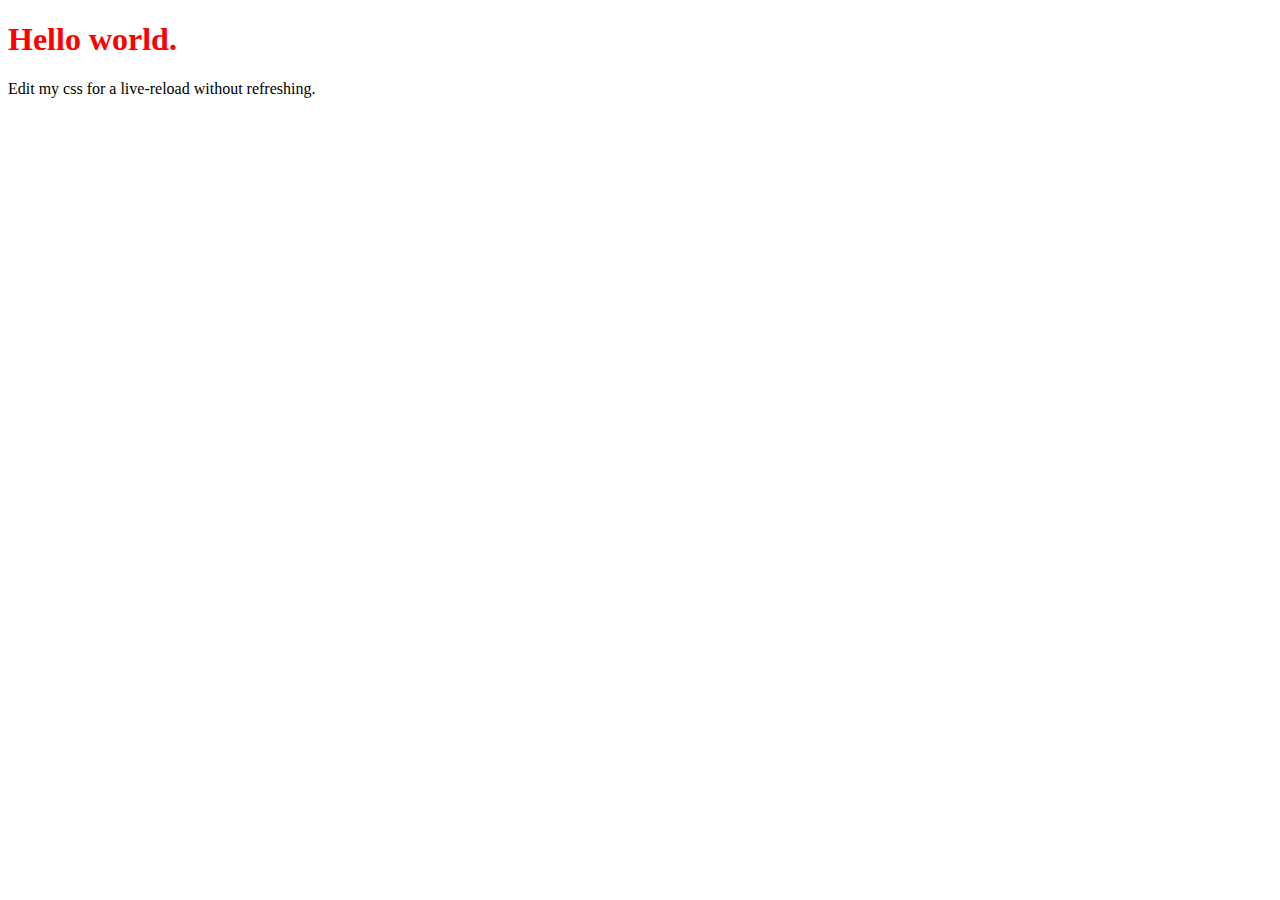
<file: FrontEnd/node_modules/live-server/test/data/index.html>
<!DOCTYPE html>
<html lang="en">
<head>
	<meta charset="UTF-8">
	<title>Live-server Test Page</title>
	<link rel="stylesheet" href="style.css" />
</head>
<body>
	<h1>Hello world.</h1>
	<p>Edit my css for a live-reload without refreshing.</p>
</body>
</html>
</file>
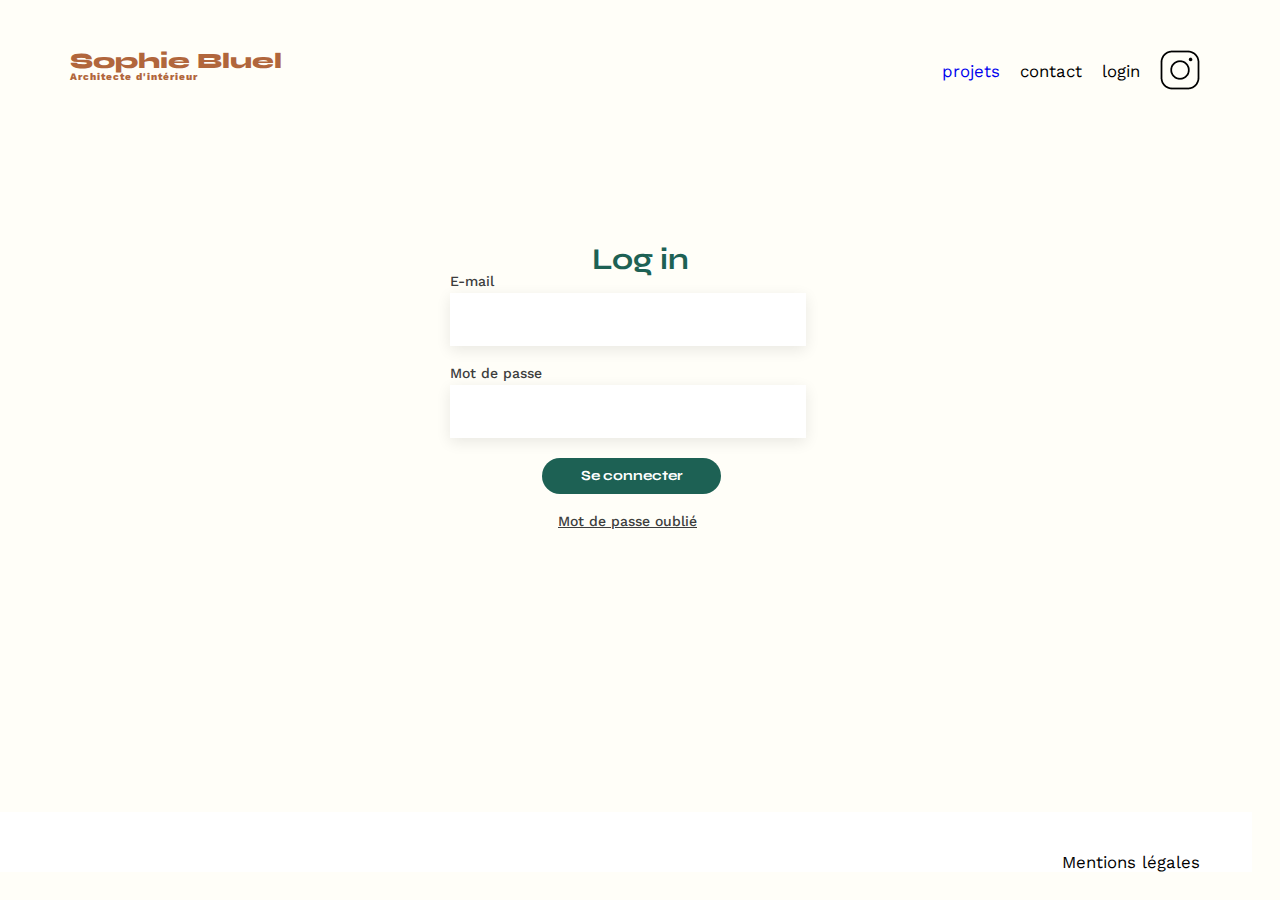
<file: FrontEnd/login.html>
<!DOCTYPE html>
<html lang="fr">
  <head>
    <meta charset="UTF-8" />
    <title>Sophie Bluel - Architecte d'intérieur</title>
    <meta name="viewport" content="width=device-width, initial-scale=1.0" />
    <link rel="preconnect" href="https://fonts.googleapis.com" />
    <link rel="preconnect" href="https://fonts.gstatic.com" crossorigin />
    <link
      href="https://fonts.googleapis.com/css2?family=Syne:wght@700;800&family=Work+Sans&display=swap"
      rel="stylesheet"
    />
    <link
    rel="stylesheet"
    href="https://cdnjs.cloudflare.com/ajax/libs/font-awesome/6.0.0-beta3/css/all.min.css"
  />
    <meta name="description" content="" />
    <link rel="stylesheet" href="./assets/login.css" />
  </head>
    <meta charset="UTF-8" />
    <meta name="viewport" content="width=device-width, initial-scale=1.0" />
    <title>Document</title>
  </head>
  <body>
    <header>
      <h1>Sophie Bluel <span>Architecte d'intérieur</span></h1>
      <nav>
        <ul>
          <a href="index.html"><li>projets</li></a>
          <li>contact</li>
          <li>login</li>
          <li><img src="./assets/icons/instagram.png" alt="Instagram" /></li>
        </ul>
      </nav>
    </header>
    <main>
    <section class="main">
      <div id="msg-error">
        <i class="fa-sharp fa-solid fa-triangle-exclamation"></i>
        <h3>Erreur dans l’identifiant ou le mot de passe</h3>
    </div>
      <h1 class="mainTitle">Log in</h1>
      <div class="login-container">        
        <form action="#" method="post">
            <label for="email">E-mail</label>
            <input type="email" id="email" name="email" required>

            <label for="password">Mot de passe</label>
            <input type="password" id="password" name="password" required>

            <input type="submit" value="Se connecter">
        </form>     
        <a href="" class="mdpForgotten">Mot de passe oublié</a>
    </div>
    </section>
  </main>
    <footer>
      <nav>
        <ul>
          <li>Mentions légales</li>
        </ul>
      </nav>
    </footer>
    <script src="./assets/js/login.js"></script>
    
  </body>
</html>
</file>
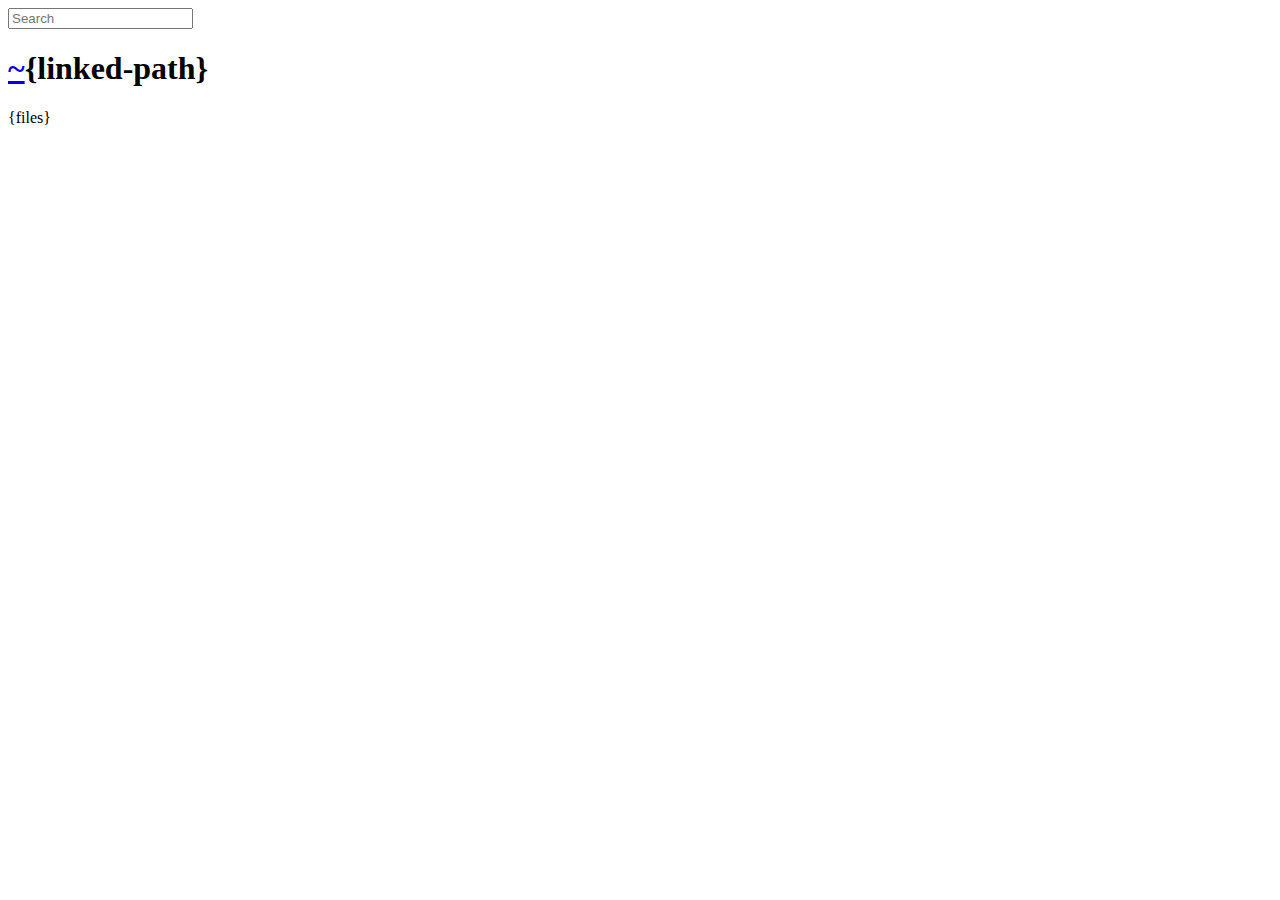
<file: FrontEnd/node_modules/serve-index/public/directory.html>
<!DOCTYPE html>
<html>
  <head>
    <meta charset='utf-8'> 
    <meta name="viewport" content="width=device-width, initial-scale=1.0, maximum-scale=1.0, user-scalable=no" />
    <title>listing directory {directory}</title>
    <style>{style}</style>
    <script>
      function $(id){
        var el = 'string' == typeof id
          ? document.getElementById(id)
          : id;

        el.on = function(event, fn){
          if ('content loaded' == event) {
            event = window.attachEvent ? "load" : "DOMContentLoaded";
          }
          el.addEventListener
            ? el.addEventListener(event, fn, false)
            : el.attachEvent("on" + event, fn);
        };

        el.all = function(selector){
          return $(el.querySelectorAll(selector));
        };

        el.each = function(fn){
          for (var i = 0, len = el.length; i < len; ++i) {
            fn($(el[i]), i);
          }
        };

        el.getClasses = function(){
          return this.getAttribute('class').split(/\s+/);
        };

        el.addClass = function(name){
          var classes = this.getAttribute('class');
          el.setAttribute('class', classes
            ? classes + ' ' + name
            : name);
        };

        el.removeClass = function(name){
          var classes = this.getClasses().filter(function(curr){
            return curr != name;
          });
          this.setAttribute('class', classes.join(' '));
        };

        return el;
      }

      function search() {
        var str = $('search').value.toLowerCase();
        var links = $('files').all('a');

        links.each(function(link){
          var text = link.textContent.toLowerCase();

          if ('..' == text) return;
          if (str.length && ~text.indexOf(str)) {
            link.addClass('highlight');
          } else {
            link.removeClass('highlight');
          }
        });
      }

      $(window).on('content loaded', function(){
        $('search').on('keyup', search);
      });
    </script>
  </head>
  <body class="directory">
    <input id="search" type="text" placeholder="Search" autocomplete="off" />
    <div id="wrapper">
      <h1><a href="/">~</a>{linked-path}</h1>
      {files}
    </div>
  </body>
</html>
</file>
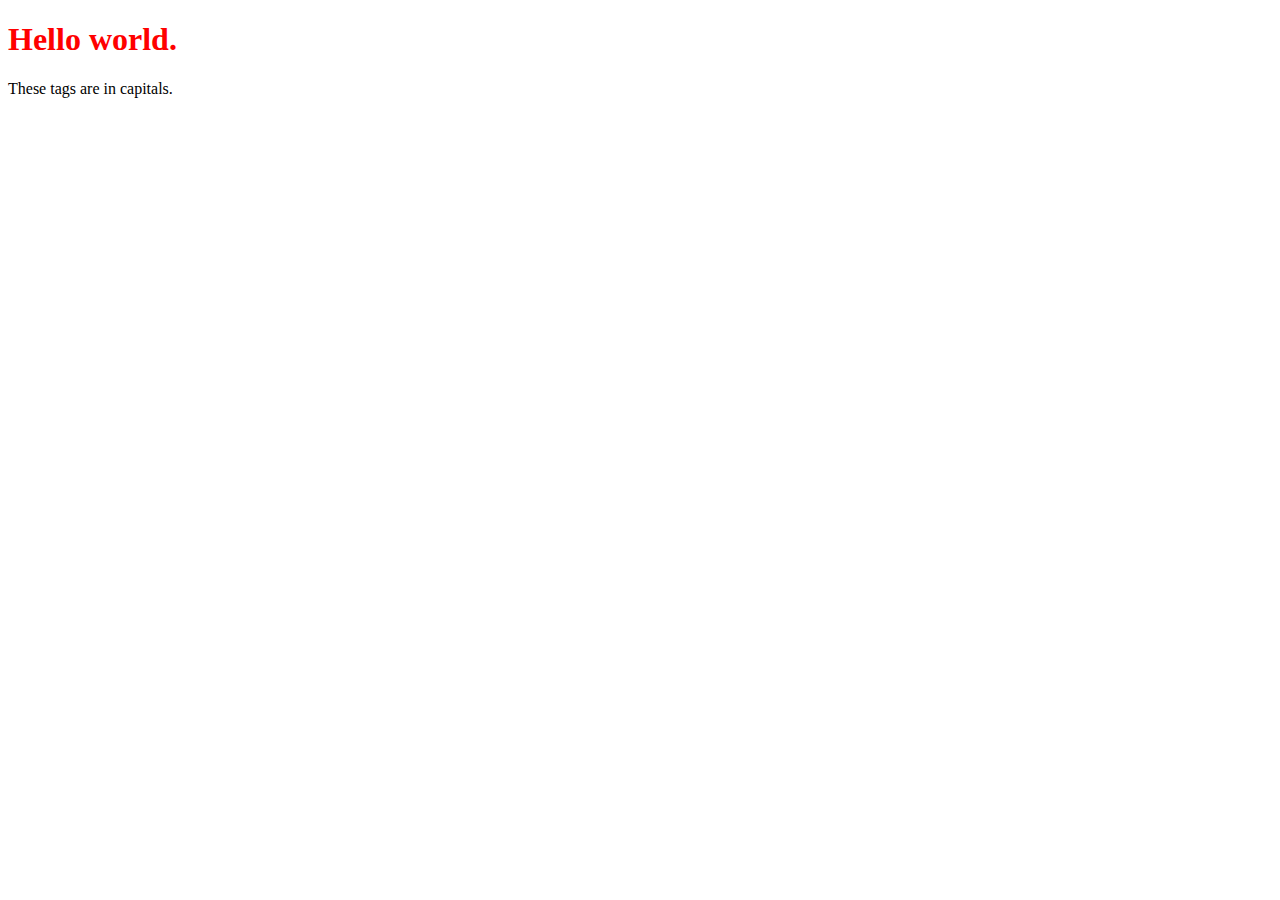
<file: FrontEnd/node_modules/live-server/test/data/index-caps.htm>
<!DOCTYPE HTML PUBLIC "-//W3C//DTD HTML 4.01//EN"
            "http://www.w3.org/TR/html4/strict.dtd">
<HTML lang="en">
<HEAD>
  <META http-equiv="Content-Type" content="text/html; charset=utf-8" >
	<TITLE>Live-server Test Page</TITLE>
	<LINK rel="stylesheet" href="style.css" >
</HEAD>
<BODY>
	<H1>Hello world.</H1>
	<P>These tags are in capitals.</P>
</BODY>
</HTML>
</file>
<file: FrontEnd/node_modules/live-server/test/data/style.css>
h1 { color: red; }
</file>
<file: FrontEnd/assets/login.css>
@import url("https://fonts.googleapis.com/css2?family=Syne:wght@400..800&display=swap");

html,
body,
div,
span,
applet,
object,
iframe,
h1,
h2,
h3,
h4,
h5,
h6,
p,
blockquote,
pre,
a,
abbr,
acronym,
address,
big,
cite,
code,
del,
dfn,
em,
img,
ins,
kbd,
q,
s,
samp,
small,
strike,
strong,
sub,
sup,
tt,
var,
b,
u,
i,
center,
dl,
dt,
dd,
ol,
ul,
li,
fieldset,
form,
label,
legend,
table,
caption,
tbody,
tfoot,
thead,
tr,
th,
td,
article,
aside,
canvas,
details,
embed,
figure,
figcaption,
footer,
header,
hgroup,
menu,
nav,
output,
ruby,
section,
summary,
time,
mark,
audio,
video {
  margin: 0;
  padding: 0;
  border: 0;
  font-size: 100%;
  font: inherit;
  vertical-align: baseline;
}
/* HTML5 display-role reset for older browsers */
article,
aside,
details,
figcaption,
figure,
footer,
header,
hgroup,
menu,
nav,
section {
  display: block;
}
body {
  line-height: 1;
}
ol,
ul {
  list-style: none;
}
blockquote,
q {
  quotes: none;
}
blockquote:before,
blockquote:after,
q:before,
q:after {
  content: "";
  content: none;
}
table {
  border-collapse: collapse;
  border-spacing: 0;
}
/** end reset css**/
body {
  background-color: #fffef8;
  max-width: 1140px;
  margin: auto;
  font-family: "Work Sans";
  font-size: 14px;
}
header {
  display: flex;
  justify-content: space-between;
  margin: 50px 0;
}
section {
  margin: 50px 0;
}

h1 {
  display: flex;
  flex-direction: column;
  font-family: "Syne";
  font-size: 22px;
  font-weight: 800;
  color: #b1663c;
}

h1 > span {
  font-family: "Work Sans";
  font-size: 10px;
  letter-spacing: 0.1em;
}

h2 {
  font-family: "Syne";
  font-weight: 700;
  font-size: 30px;
  color: #1d6154;
}
nav ul {
  display: flex;
  align-items: center;
  list-style-type: none;
}
nav li {
  padding: 0 10px;
  font-size: 1.2em;
}

li:hover {
  color: #b1663c;
}

ul a {
  text-decoration: none;
}

.mainTitle {
  color: #1d6154;
  text-align: center;
  font-family: "Syne";
  font-size: 30px;
  font-style: normal;
  font-weight: 700;
  margin-top: 151px;
}
footer {
  background-color: #ffffff;
  position: absolute;
  bottom: 0;
  right: 0;

  width: 100%;
  height: 60px;
  display: flex;
  justify-content: flex-end;
  margin: 2em;
}

footer nav ul {
  display: flex;
  justify-content: flex-end;
  margin: 3em;
}

.login-container {
  width: 379px;
  margin-left: 380px;
}

.login-container label {
  display: block;
  margin-bottom: 5px;
  text-align: left;
  color: #3d3d3d;
  font-family: "Work Sans";
  font-size: 14px;
  font-style: normal;
  font-weight: 500;
}
.login-container input[type="email"],
.login-container input[type="password"] {
  width: 93%;
  height: 51px;
  margin-bottom: 20px;
  border: 0px solid #ccc;
  text-align: left;
  background: #fff;
  box-shadow: 0px 4px 14px 0px rgba(0, 0, 0, 0.09);
}
.login-container input[type="submit"] {
  width: 179px;
  height: 36px;
  border-radius: 60px;
  background: #1d6154;
  border: none;
  color: white;
  cursor: pointer;
  text-align: center;
  margin-left: 92px;
  margin-bottom: 20px;
  text-align: center;
  font-family: "Syne";
  font-size: 14px;
  font-style: normal;
  font-weight: 700;
}
.login-container input[type="submit"]:hover {
  background-color: #45a049;
}

.mdpForgotten {
  color: #3d3d3d;
  font-family: "Work Sans";
  font-size: 14px;
  font-style: normal;
  font-weight: 500;
  margin-left: 108px;
}

#msg-error {
  display: none;
  color: red;
  gap: 5px;
  align-items: center;
  justify-content: center;
}
</file>
